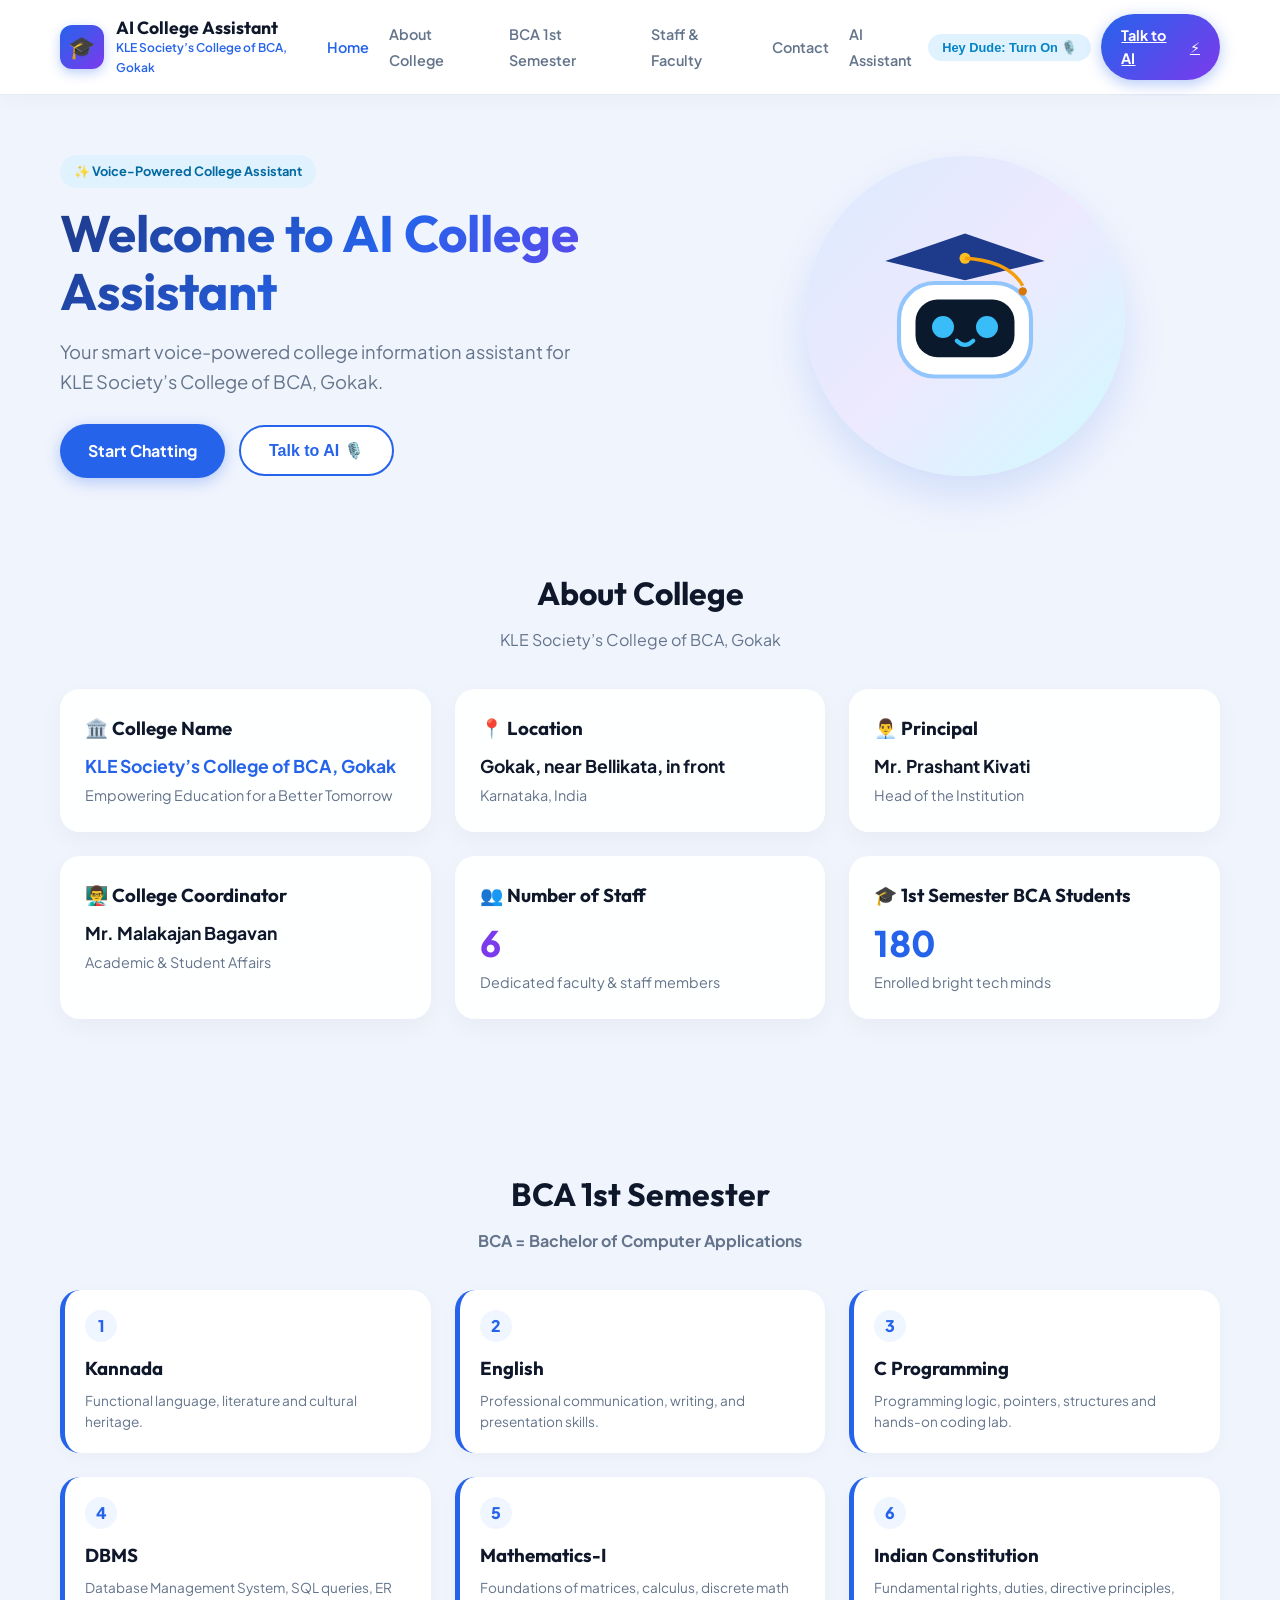
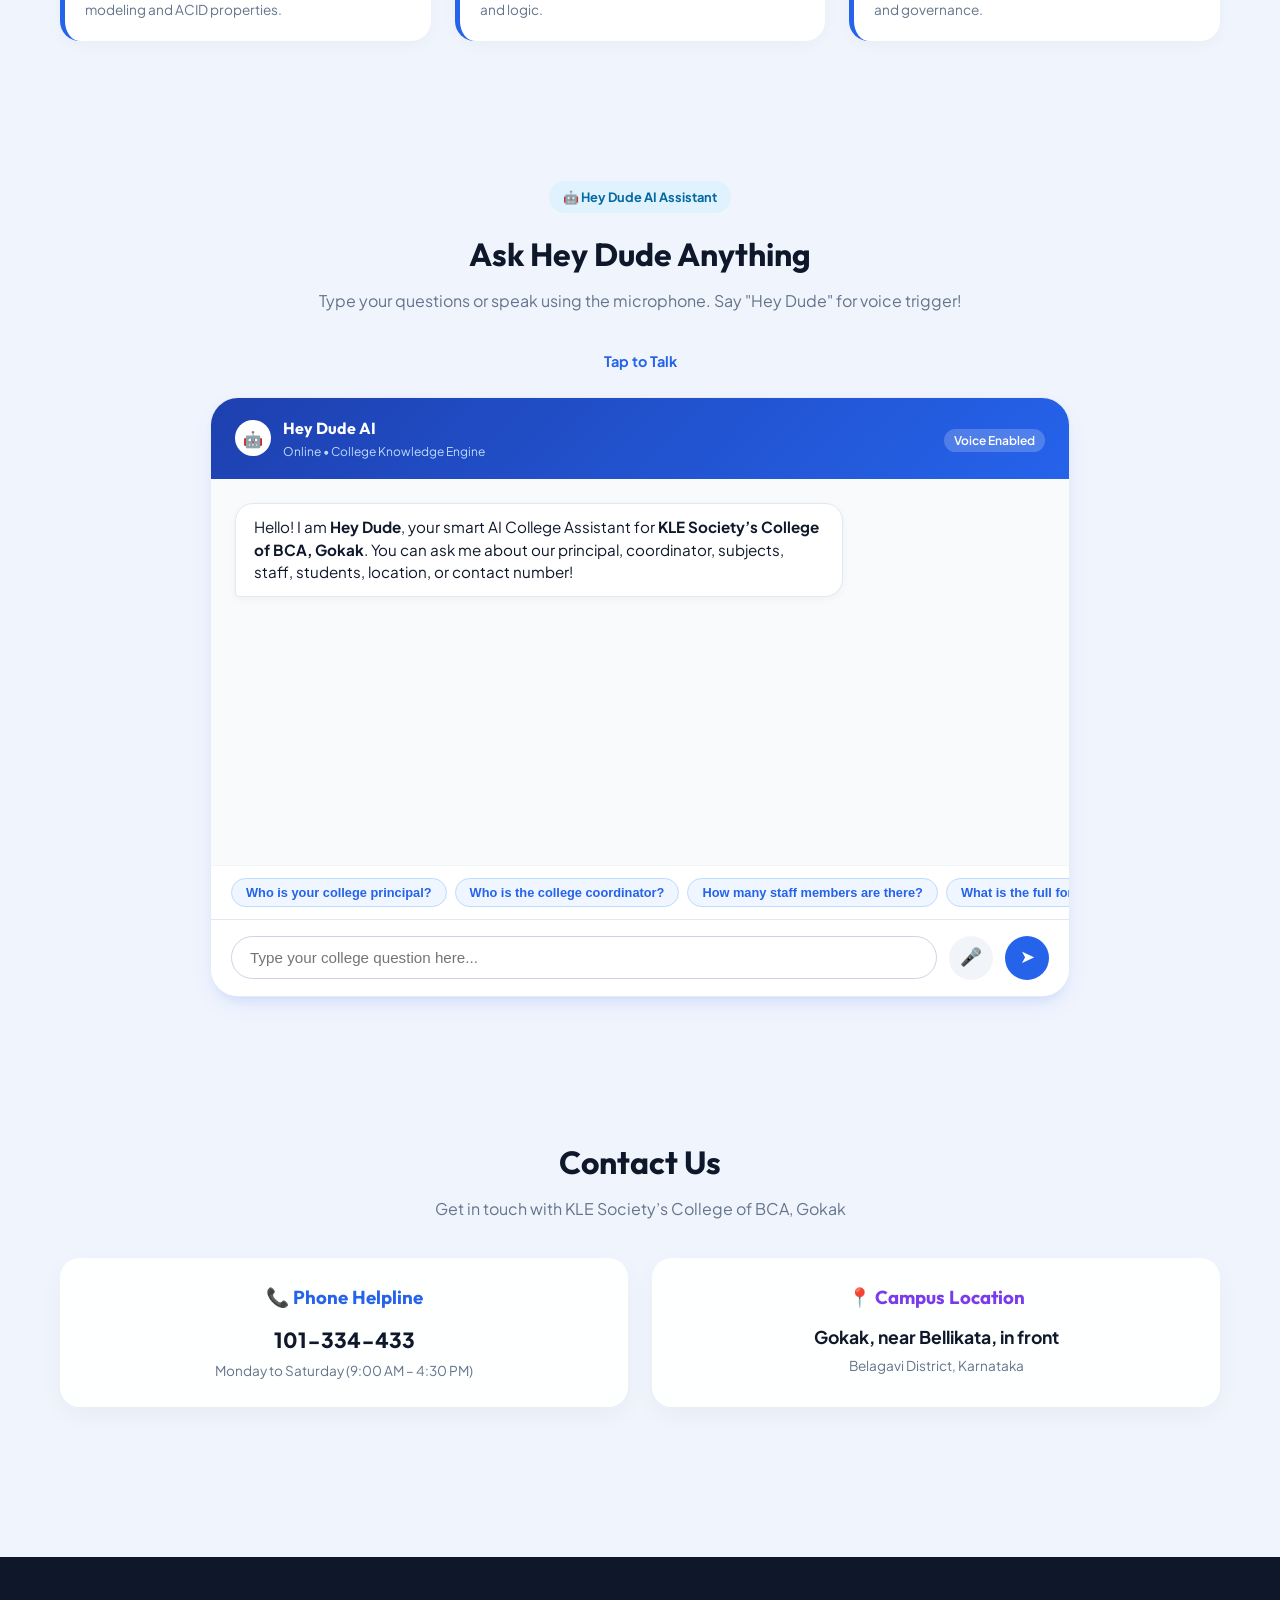
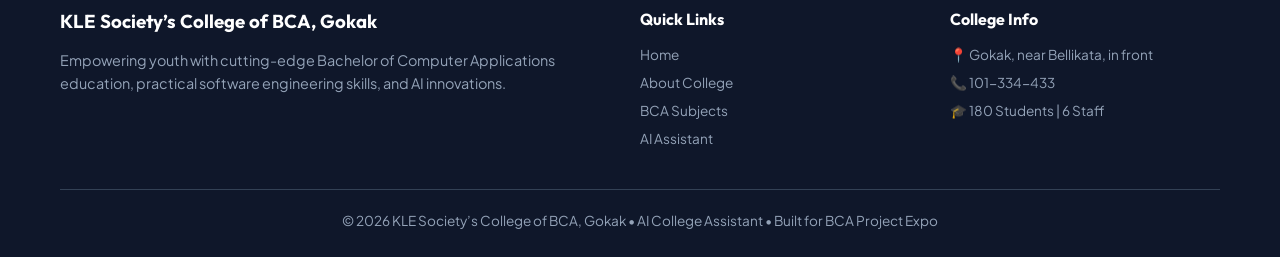
<file: public/standalone.html>
<!DOCTYPE html>
<html lang="en">
<head>
  <meta charset="UTF-8">
  <meta name="viewport" content="width=device-width, initial-scale=1.0">
  <title>AI COLLEGE ASSISTANT – KLE Society’s College of BCA, Gokak</title>
  <link rel="stylesheet" href="style.css">
  <link rel="preconnect" href="https://fonts.googleapis.com">
  <link rel="preconnect" href="https://fonts.gstatic.com" crossorigin>
  <link href="https://fonts.googleapis.com/css2?family=Plus+Jakarta+Sans:wght@400;500;600;700;800&family=Outfit:wght@500;600;700;800;900&display=swap" rel="stylesheet">
</head>
<body>

  <!-- Navigation Bar -->
  <header class="navbar">
    <div class="app-container nav-wrapper">
      <a href="#home" class="nav-brand">
        <div class="brand-icon">🎓</div>
        <div class="brand-text">
          <h2>AI College Assistant</h2>
          <p>KLE Society’s College of BCA, Gokak</p>
        </div>
      </a>

      <ul class="nav-links">
        <li><a href="#home" class="active">Home</a></li>
        <li><a href="#about">About College</a></li>
        <li><a href="#bca">BCA 1st Semester</a></li>
        <li><a href="#staff">Staff & Faculty</a></li>
        <li><a href="#contact">Contact</a></li>
        <li><a href="#chatbot">AI Assistant</a></li>
      </ul>

      <div class="nav-actions">
        <button id="wake-word-btn" class="chip-btn" style="background:#e0f2fe; color:#0284c7; border:none;">
          Hey Dude: Turn On 🎙️
        </button>
        <a href="#chatbot" class="btn-talk-ai">
          <span>Talk to AI</span> ⚡
        </a>
      </div>
    </div>
  </header>

  <!-- Main Content Container -->
  <main class="app-container">

    <!-- HOME / HERO SECTION -->
    <section id="home" class="hero-section">
      <div class="hero-content">
        <div class="hero-tag">✨ Voice-Powered College Assistant</div>
        <h1 class="hero-title">Welcome to AI College Assistant</h1>
        <p class="hero-subtitle">Your smart voice-powered college information assistant for KLE Society’s College of BCA, Gokak.</p>
        
        <div class="hero-cta-group">
          <a href="#chatbot" class="btn-primary">Start Chatting</a>
          <button id="hero-talk-ai-btn" class="btn-secondary">Talk to AI 🎙️</button>
        </div>
      </div>

      <div class="hero-avatar-box">
        <div class="hero-avatar-circle">
          <svg viewBox="0 0 160 160" width="220" height="220" fill="none">
            <rect x="32" y="56" width="96" height="68" rx="26" fill="#FFFFFF" stroke="#93C5FD" stroke-width="3"/>
            <rect x="44" y="68" width="72" height="42" rx="16" fill="#0B192C"/>
            <circle cx="64" cy="88" r="8" fill="#38BDF8"/>
            <circle cx="96" cy="88" r="8" fill="#38BDF8"/>
            <path d="M 74 98 Q 80 104 86 98" stroke="#38BDF8" stroke-width="3" stroke-linecap="round"/>
            <path d="M 80 20 L 138 40 L 80 54 L 22 40 Z" fill="#1E3A8A"/>
            <circle cx="80" cy="38" r="4" fill="#FBBF24"/>
            <path d="M 80 38 Q 112 40 122 58" stroke="#F59E0B" stroke-width="2.5" fill="none"/>
            <circle cx="122" cy="62" r="3" fill="#D97706"/>
          </svg>
        </div>
      </div>
    </section>

    <!-- ABOUT COLLEGE SECTION -->
    <section id="about" style="padding: 50px 0;">
      <h2 class="section-title">About College</h2>
      <p class="section-desc">KLE Society’s College of BCA, Gokak</p>

      <div class="cards-grid">
        <div class="card">
          <h3>🏛️ College Name</h3>
          <p style="font-size: 1.1rem; font-weight:700; color:var(--primary-blue); margin-top:8px;">KLE Society’s College of BCA, Gokak</p>
          <p style="color:var(--text-muted); font-size:0.9rem; margin-top:4px;">Empowering Education for a Better Tomorrow</p>
        </div>

        <div class="card">
          <h3>📍 Location</h3>
          <p style="font-size: 1.1rem; font-weight:700; margin-top:8px;">Gokak, near Bellikata, in front</p>
          <p style="color:var(--text-muted); font-size:0.9rem; margin-top:4px;">Karnataka, India</p>
        </div>

        <div class="card">
          <h3>👨‍💼 Principal</h3>
          <p style="font-size: 1.1rem; font-weight:700; margin-top:8px;">Mr. Prashant Kivati</p>
          <p style="color:var(--text-muted); font-size:0.9rem; margin-top:4px;">Head of the Institution</p>
        </div>

        <div class="card">
          <h3>👨‍🏫 College Coordinator</h3>
          <p style="font-size: 1.1rem; font-weight:700; margin-top:8px;">Mr. Malakajan Bagavan</p>
          <p style="color:var(--text-muted); font-size:0.9rem; margin-top:4px;">Academic & Student Affairs</p>
        </div>

        <div class="card">
          <h3>👥 Number of Staff</h3>
          <p style="font-size: 2.2rem; font-weight:800; color:var(--accent-purple); margin-top:4px;">6</p>
          <p style="color:var(--text-muted); font-size:0.9rem;">Dedicated faculty & staff members</p>
        </div>

        <div class="card">
          <h3>🎓 1st Semester BCA Students</h3>
          <p style="font-size: 2.2rem; font-weight:800; color:var(--primary-blue); margin-top:4px;">180</p>
          <p style="color:var(--text-muted); font-size:0.9rem;">Enrolled bright tech minds</p>
        </div>
      </div>
    </section>

    <!-- BCA 1ST SEMESTER SECTION -->
    <section id="bca" style="padding: 50px 0;">
      <h2 class="section-title">BCA 1st Semester</h2>
      <p class="section-desc"><strong>BCA = Bachelor of Computer Applications</strong></p>

      <div class="cards-grid">
        <div class="subject-card">
          <div class="subject-num">1</div>
          <h3>Kannada</h3>
          <p style="color:var(--text-muted); font-size:0.85rem; margin-top:6px;">Functional language, literature and cultural heritage.</p>
        </div>

        <div class="subject-card">
          <div class="subject-num">2</div>
          <h3>English</h3>
          <p style="color:var(--text-muted); font-size:0.85rem; margin-top:6px;">Professional communication, writing, and presentation skills.</p>
        </div>

        <div class="subject-card">
          <div class="subject-num">3</div>
          <h3>C Programming</h3>
          <p style="color:var(--text-muted); font-size:0.85rem; margin-top:6px;">Programming logic, pointers, structures and hands-on coding lab.</p>
        </div>

        <div class="subject-card">
          <div class="subject-num">4</div>
          <h3>DBMS</h3>
          <p style="color:var(--text-muted); font-size:0.85rem; margin-top:6px;">Database Management System, SQL queries, ER modeling and ACID properties.</p>
        </div>

        <div class="subject-card">
          <div class="subject-num">5</div>
          <h3>Mathematics-I</h3>
          <p style="color:var(--text-muted); font-size:0.85rem; margin-top:6px;">Foundations of matrices, calculus, discrete math and logic.</p>
        </div>

        <div class="subject-card">
          <div class="subject-num">6</div>
          <h3>Indian Constitution</h3>
          <p style="color:var(--text-muted); font-size:0.85rem; margin-top:6px;">Fundamental rights, duties, directive principles, and governance.</p>
        </div>
      </div>
    </section>

    <!-- MAIN AI CHATBOT & VOICE INTERFACE SECTION -->
    <section id="chatbot" style="padding: 40px 0;">
      <div style="text-align: center; margin-bottom: 24px;">
        <span class="hero-tag">🤖 Hey Dude AI Assistant</span>
        <h2 class="section-title">Ask Hey Dude Anything</h2>
        <p class="section-desc">Type your questions or speak using the microphone. Say "Hey Dude" for voice trigger!</p>
        <p id="mic-status-text" style="color:var(--primary-blue); font-weight:700; font-size:0.9rem;">Tap to Talk</p>
      </div>

      <div class="chatbot-container">
        <!-- Chat Header -->
        <div class="chat-header">
          <div style="display:flex; align-items:center; gap:12px;">
            <div style="width:36px; height:36px; border-radius:50%; background:#fff; color:#2563eb; display:flex; align-items:center; justify-content:center; font-weight:800;">🤖</div>
            <div>
              <h4 style="color:#fff; font-size:1rem; margin:0;">Hey Dude AI</h4>
              <p style="color:#bfdbfe; font-size:0.75rem; margin:0;">Online • College Knowledge Engine</p>
            </div>
          </div>
          <div>
            <span style="background:rgba(255,255,255,0.2); padding:4px 10px; border-radius:50px; font-size:0.75rem; font-weight:600;">Voice Enabled</span>
          </div>
        </div>

        <!-- Chat Messages Box -->
        <div id="chat-messages-box" class="chat-messages">
          <div class="msg-bubble msg-ai">
            Hello! I am <strong>Hey Dude</strong>, your smart AI College Assistant for <strong>KLE Society’s College of BCA, Gokak</strong>. You can ask me about our principal, coordinator, subjects, staff, students, location, or contact number!
          </div>
        </div>

        <!-- Suggested Questions Row -->
        <div class="chat-suggestions">
          <button class="chip-btn">Who is your college principal?</button>
          <button class="chip-btn">Who is the college coordinator?</button>
          <button class="chip-btn">How many staff members are there?</button>
          <button class="chip-btn">What is the full form of BCA?</button>
          <button class="chip-btn">How many students are in 1st semester BCA?</button>
          <button class="chip-btn">What are the BCA 1st semester subjects?</button>
          <button class="chip-btn">What is the college contact number?</button>
          <button class="chip-btn">Where is the college located?</button>
        </div>

        <!-- Input Bar -->
        <form id="chat-form" class="chat-input-bar">
          <input type="text" id="chat-input-field" class="chat-input" placeholder="Type your college question here..." autocomplete="off">
          <button type="button" id="chat-mic-btn" class="mic-btn-round" title="Speak question">🎤</button>
          <button type="submit" class="send-btn-round" title="Send question">➤</button>
        </form>
      </div>
    </section>

    <!-- CONTACT SECTION -->
    <section id="contact" style="padding: 40px 0;">
      <h2 class="section-title">Contact Us</h2>
      <p class="section-desc">Get in touch with KLE Society’s College of BCA, Gokak</p>

      <div class="cards-grid">
        <div class="card" style="text-align: center;">
          <h3 style="color:var(--primary-blue);">📞 Phone Helpline</h3>
          <p style="font-size:1.3rem; font-weight:800; margin-top:10px;">101-334-433</p>
          <p style="color:var(--text-muted); font-size:0.85rem; margin-top:4px;">Monday to Saturday (9:00 AM – 4:30 PM)</p>
        </div>

        <div class="card" style="text-align: center;">
          <h3 style="color:var(--accent-purple);">📍 Campus Location</h3>
          <p style="font-size:1.1rem; font-weight:700; margin-top:10px;">Gokak, near Bellikata, in front</p>
          <p style="color:var(--text-muted); font-size:0.85rem; margin-top:4px;">Belagavi District, Karnataka</p>
        </div>
      </div>
    </section>

  </main>

  <!-- FOOTER -->
  <footer>
    <div class="app-container">
      <div class="footer-content">
        <div>
          <h3 style="color:#fff; margin-bottom:12px;">KLE Society’s College of BCA, Gokak</h3>
          <p style="font-size:0.9rem; line-height:1.6;">Empowering youth with cutting-edge Bachelor of Computer Applications education, practical software engineering skills, and AI innovations.</p>
        </div>
        <div>
          <h4 style="color:#fff; margin-bottom:12px;">Quick Links</h4>
          <p style="font-size:0.85rem; margin-bottom:6px;"><a href="#home" style="color:#94a3b8; text-decoration:none;">Home</a></p>
          <p style="font-size:0.85rem; margin-bottom:6px;"><a href="#about" style="color:#94a3b8; text-decoration:none;">About College</a></p>
          <p style="font-size:0.85rem; margin-bottom:6px;"><a href="#bca" style="color:#94a3b8; text-decoration:none;">BCA Subjects</a></p>
          <p style="font-size:0.85rem;"><a href="#chatbot" style="color:#94a3b8; text-decoration:none;">AI Assistant</a></p>
        </div>
        <div>
          <h4 style="color:#fff; margin-bottom:12px;">College Info</h4>
          <p style="font-size:0.85rem; margin-bottom:6px;">📍 Gokak, near Bellikata, in front</p>
          <p style="font-size:0.85rem; margin-bottom:6px;">📞 101-334-433</p>
          <p style="font-size:0.85rem;">🎓 180 Students | 6 Staff</p>
        </div>
      </div>

      <div class="footer-bottom">
        <p>© 2026 KLE Society’s College of BCA, Gokak • AI College Assistant • Built for BCA Project Expo</p>
      </div>
    </div>
  </footer>

  <script src="script.js"></script>
</body>
</html>
</file>
<file: public/style.css>
/* ==========================================================================
   AI COLLEGE ASSISTANT - KLE Society's College of BCA, Gokak
   Stylesheet: style.css
   Modern, Colorful, Responsive Design with Glassmorphism & Animations
   ========================================================================== */

:root {
  --primary-blue: #2563eb;
  --primary-dark: #1e40af;
  --accent-purple: #7c3aed;
  --accent-cyan: #06b6d4;
  --accent-sky: #0284c7;
  --accent-pink: #ec4899;
  --bg-main: #f0f4fd;
  --bg-card: rgba(255, 255, 255, 0.92);
  --text-main: #0f172a;
  --text-muted: #64748b;
  --border-light: rgba(226, 232, 240, 0.8);
  --shadow-soft: 0 10px 25px -5px rgba(37, 99, 235, 0.1), 0 8px 10px -6px rgba(37, 99, 235, 0.1);
  --radius-lg: 20px;
  --radius-md: 14px;
  --radius-sm: 8px;
  --font-family: 'Plus Jakarta Sans', system-ui, -apple-system, sans-serif;
  --font-heading: 'Outfit', sans-serif;
}

* {
  box-sizing: border-box;
  margin: 0;
  padding: 0;
}

body {
  font-family: var(--font-family);
  background-color: var(--bg-main);
  color: var(--text-main);
  line-height: 1.6;
  overflow-x: hidden;
}

h1, h2, h3, h4, h5, h6 {
  font-family: var(--font-heading);
  font-weight: 700;
  color: var(--text-main);
}

/* App Container */
.app-container {
  max-width: 1200px;
  margin: 0 auto;
  padding: 0 20px;
}

/* Navigation Bar */
.navbar {
  position: sticky;
  top: 0;
  z-index: 100;
  background: rgba(255, 255, 255, 0.95);
  backdrop-filter: blur(12px);
  border-bottom: 1px solid var(--border-light);
  padding: 14px 0;
  box-shadow: 0 4px 20px rgba(0, 0, 0, 0.03);
}

.nav-wrapper {
  display: flex;
  align-items: center;
  justify-content: space-between;
}

.nav-brand {
  display: flex;
  align-items: center;
  gap: 12px;
  text-decoration: none;
}

.brand-icon {
  width: 44px;
  height: 44px;
  border-radius: 12px;
  background: linear-gradient(135deg, var(--primary-blue), var(--accent-purple));
  color: #fff;
  display: flex;
  align-items: center;
  justify-content: center;
  font-size: 22px;
  box-shadow: 0 4px 12px rgba(37, 99, 235, 0.3);
}

.brand-text h2 {
  font-size: 1.1rem;
  line-height: 1.2;
}

.brand-text p {
  font-size: 0.75rem;
  color: var(--primary-blue);
  font-weight: 600;
}

.nav-links {
  display: flex;
  align-items: center;
  gap: 20px;
  list-style: none;
}

.nav-links a {
  text-decoration: none;
  font-size: 0.9rem;
  font-weight: 600;
  color: var(--text-muted);
  transition: color 0.2s;
}

.nav-links a:hover,
.nav-links a.active {
  color: var(--primary-blue);
}

.nav-actions {
  display: flex;
  align-items: center;
  gap: 10px;
}

.btn-talk-ai {
  background: linear-gradient(135deg, var(--primary-blue), var(--accent-purple));
  color: #fff;
  border: none;
  padding: 10px 20px;
  border-radius: 50px;
  font-weight: 700;
  font-size: 0.9rem;
  cursor: pointer;
  display: flex;
  align-items: center;
  gap: 8px;
  box-shadow: 0 4px 15px rgba(37, 99, 235, 0.35);
  transition: transform 0.2s, box-shadow 0.2s;
}

.btn-talk-ai:hover {
  transform: translateY(-2px);
  box-shadow: 0 6px 20px rgba(37, 99, 235, 0.5);
}

/* Hero Section */
.hero-section {
  padding: 60px 0 40px;
  display: grid;
  grid-template-columns: 1.2fr 1fr;
  align-items: center;
  gap: 40px;
}

.hero-tag {
  display: inline-flex;
  align-items: center;
  gap: 8px;
  background: #e0f2fe;
  color: #0369a1;
  padding: 6px 14px;
  border-radius: 50px;
  font-size: 0.8rem;
  font-weight: 700;
  margin-bottom: 16px;
}

.hero-title {
  font-size: 3.2rem;
  line-height: 1.15;
  margin-bottom: 16px;
  background: linear-gradient(135deg, #1e3a8a, #2563eb, #7c3aed);
  -webkit-background-clip: text;
  -webkit-text-fill-color: transparent;
}

.hero-subtitle {
  font-size: 1.15rem;
  color: var(--text-muted);
  margin-bottom: 28px;
  max-width: 520px;
}

.hero-cta-group {
  display: flex;
  align-items: center;
  gap: 14px;
}

.btn-primary {
  background: var(--primary-blue);
  color: #fff;
  padding: 14px 28px;
  border-radius: 50px;
  border: none;
  font-weight: 700;
  font-size: 1rem;
  cursor: pointer;
  text-decoration: none;
  box-shadow: 0 4px 15px rgba(37, 99, 235, 0.3);
  transition: all 0.2s;
}

.btn-primary:hover {
  background: var(--primary-dark);
  transform: translateY(-2px);
}

.btn-secondary {
  background: #fff;
  color: var(--primary-blue);
  padding: 14px 28px;
  border-radius: 50px;
  border: 2px solid var(--primary-blue);
  font-weight: 700;
  font-size: 1rem;
  cursor: pointer;
  text-decoration: none;
  transition: all 0.2s;
}

.btn-secondary:hover {
  background: #eff6ff;
}

/* Avatar Visual in Hero */
.hero-avatar-box {
  position: relative;
  display: flex;
  justify-content: center;
  align-items: center;
}

.hero-avatar-circle {
  width: 320px;
  height: 320px;
  border-radius: 50%;
  background: linear-gradient(135deg, #dbeafe, #ede9fe, #cffafe);
  display: flex;
  align-items: center;
  justify-content: center;
  position: relative;
  box-shadow: 0 20px 40px rgba(37, 99, 235, 0.15);
  animation: floatBot 4s infinite ease-in-out;
}

/* Sections */
.section-title {
  font-size: 2rem;
  margin-bottom: 8px;
  text-align: center;
}

.section-desc {
  font-size: 1rem;
  color: var(--text-muted);
  text-align: center;
  margin-bottom: 36px;
}

/* Cards Grid */
.cards-grid {
  display: grid;
  grid-template-columns: repeat(auto-fit, minmax(280px, 1fr));
  gap: 24px;
  margin-bottom: 50px;
}

.card {
  background: var(--bg-card);
  border-radius: var(--radius-lg);
  padding: 24px;
  border: 1px solid rgba(255, 255, 255, 0.8);
  box-shadow: 0 8px 24px rgba(0, 0, 0, 0.04);
  transition: transform 0.2s, box-shadow 0.2s;
}

.card:hover {
  transform: translateY(-4px);
  box-shadow: 0 16px 32px rgba(37, 99, 235, 0.1);
}

/* Subjects Section */
.subject-card {
  background: #fff;
  border-radius: var(--radius-lg);
  padding: 20px;
  border-left: 5px solid var(--primary-blue);
  box-shadow: 0 4px 16px rgba(0, 0, 0, 0.03);
  display: flex;
  flex-direction: column;
  justify-content: space-between;
}

.subject-num {
  width: 32px;
  height: 32px;
  border-radius: 50%;
  background: #eff6ff;
  color: var(--primary-blue);
  font-weight: 800;
  display: flex;
  align-items: center;
  justify-content: center;
  margin-bottom: 12px;
}

/* Chatbot Section */
.chatbot-container {
  background: #fff;
  border-radius: 28px;
  box-shadow: var(--shadow-soft);
  border: 1px solid var(--border-light);
  overflow: hidden;
  max-width: 860px;
  margin: 0 auto 60px;
  display: flex;
  flex-direction: column;
  height: 600px;
}

.chat-header {
  padding: 18px 24px;
  background: linear-gradient(135deg, #1e40af, #2563eb);
  color: #fff;
  display: flex;
  align-items: center;
  justify-content: space-between;
}

.chat-messages {
  flex: 1;
  overflow-y: auto;
  padding: 24px;
  display: flex;
  flex-direction: column;
  gap: 16px;
  background: #f8fafc;
}

.msg-bubble {
  max-width: 75%;
  padding: 12px 18px;
  border-radius: 18px;
  font-size: 0.95rem;
  line-height: 1.5;
}

.msg-user {
  align-self: flex-end;
  background: var(--primary-blue);
  color: #fff;
  border-bottom-right-radius: 4px;
}

.msg-ai {
  align-self: flex-start;
  background: #fff;
  color: var(--text-main);
  border: 1px solid #e2e8f0;
  border-bottom-left-radius: 4px;
  box-shadow: 0 2px 8px rgba(0, 0, 0, 0.04);
}

.chat-suggestions {
  padding: 12px 20px;
  background: #fff;
  border-top: 1px solid #f1f5f9;
  display: flex;
  gap: 8px;
  overflow-x: auto;
}

.chip-btn {
  background: #eff6ff;
  color: var(--primary-blue);
  border: 1px solid #bfdbfe;
  padding: 6px 14px;
  border-radius: 50px;
  font-size: 0.8rem;
  font-weight: 600;
  cursor: pointer;
  white-space: nowrap;
  transition: all 0.2s;
}

.chip-btn:hover {
  background: var(--primary-blue);
  color: #fff;
}

.chat-input-bar {
  padding: 16px 20px;
  background: #fff;
  border-top: 1px solid #e2e8f0;
  display: flex;
  align-items: center;
  gap: 12px;
}

.chat-input {
  flex: 1;
  padding: 12px 18px;
  border-radius: 50px;
  border: 1px solid #cbd5e1;
  font-size: 0.95rem;
  outline: none;
}

.chat-input:focus {
  border-color: var(--primary-blue);
}

.mic-btn-round {
  width: 44px;
  height: 44px;
  border-radius: 50%;
  border: none;
  background: #f1f5f9;
  color: var(--primary-blue);
  cursor: pointer;
  font-size: 1.1rem;
  display: flex;
  align-items: center;
  justify-content: center;
  transition: all 0.2s;
}

.mic-btn-round.listening {
  background: #ef4444;
  color: #fff;
  animation: pulseGlow 1.5s infinite;
}

.send-btn-round {
  width: 44px;
  height: 44px;
  border-radius: 50%;
  border: none;
  background: var(--primary-blue);
  color: #fff;
  cursor: pointer;
  font-size: 1.1rem;
  display: flex;
  align-items: center;
  justify-content: center;
}

/* Animations */
@keyframes floatBot {
  0%, 100% { transform: translateY(0); }
  50% { transform: translateY(-12px); }
}

@keyframes pulseGlow {
  0%, 100% { box-shadow: 0 0 10px rgba(239, 68, 68, 0.4); }
  50% { box-shadow: 0 0 25px rgba(239, 68, 68, 0.8); }
}

/* Footer */
footer {
  background: #0f172a;
  color: #94a3b8;
  padding: 50px 0 25px;
  margin-top: 60px;
}

.footer-content {
  display: grid;
  grid-template-columns: 2fr 1fr 1fr;
  gap: 40px;
  margin-bottom: 40px;
}

.footer-bottom {
  text-align: center;
  border-top: 1px solid #334155;
  padding-top: 20px;
  font-size: 0.85rem;
}

/* Responsive */
@media (max-width: 768px) {
  .hero-section {
    grid-template-columns: 1fr;
    text-align: center;
  }
  .hero-cta-group {
    justify-content: center;
  }
  .nav-links {
    display: none;
  }
  .footer-content {
    grid-template-columns: 1fr;
  }
}
</file>
